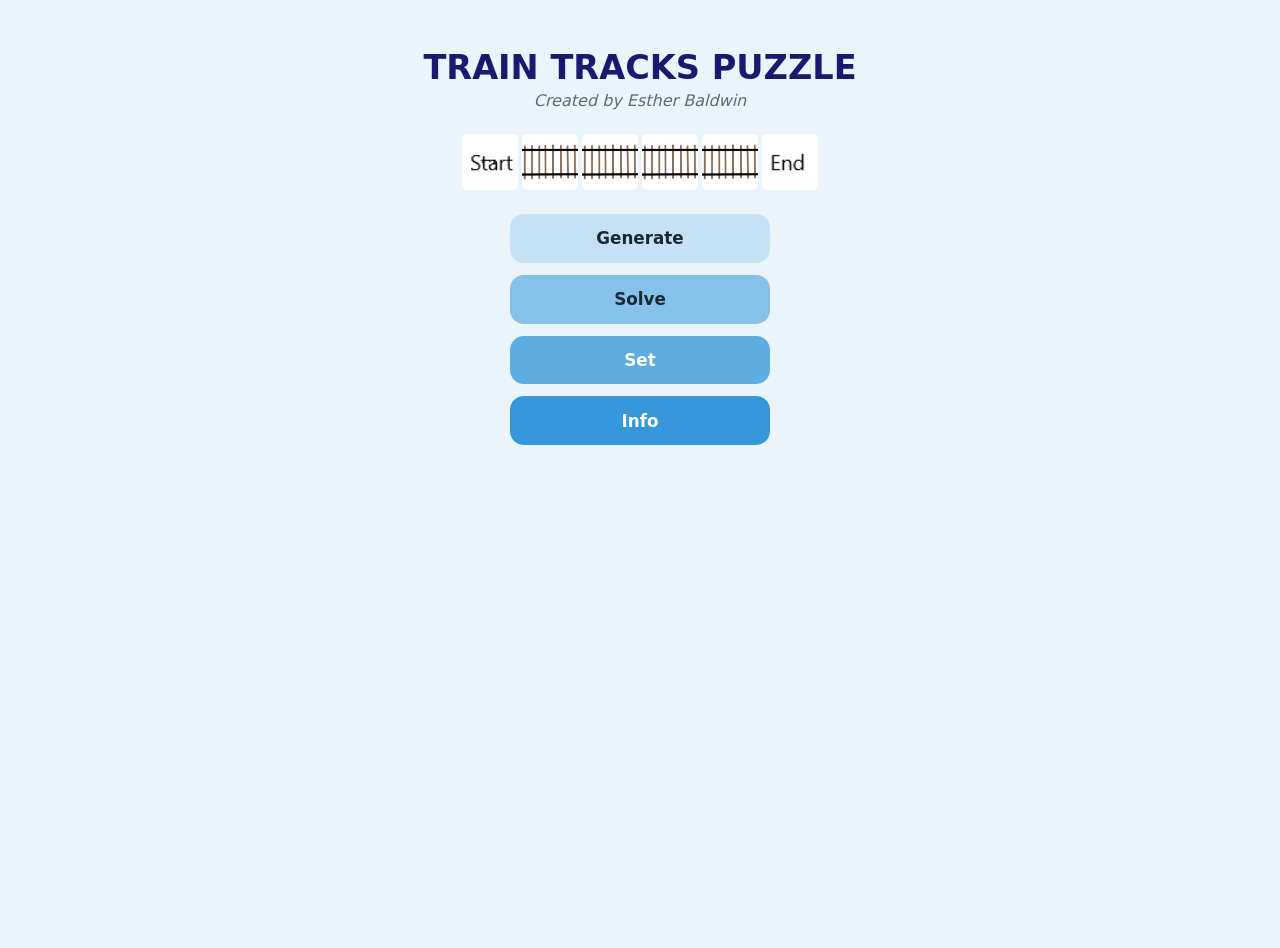
<file: web/index.html>
<!doctype html>
<html lang="en">
<head>
  <meta charset="utf-8" />
  <meta name="viewport" content="width=device-width, initial-scale=1" />
  <title>Train Tracks Puzzle</title>
  <link rel="icon" href="data:," />
  <link rel="stylesheet" href="style.css" />
</head>
<body>
  <div class="menu-hero">
    <h1>TRAIN TRACKS PUZZLE</h1>
    <p class="subtitle">Created by Esther Baldwin</p>

    <div class="track-strip">
      <img src="assets/start.png" alt="" />
      <img src="assets/horizontal.png" alt="" />
      <img src="assets/horizontal.png" alt="" />
      <img src="assets/horizontal.png" alt="" />
      <img src="assets/horizontal.png" alt="" />
      <img src="assets/end.png" alt="" />
    </div>

    <nav class="menu-nav">
      <a class="nav-generate" href="generate.html">Generate</a>
      <a class="nav-solve" href="solve.html">Solve</a>
      <a class="nav-set" href="set.html">Set</a>
      <a class="nav-info" href="info.html">Info</a>
    </nav>
  </div>
</body>
</html>
</file>
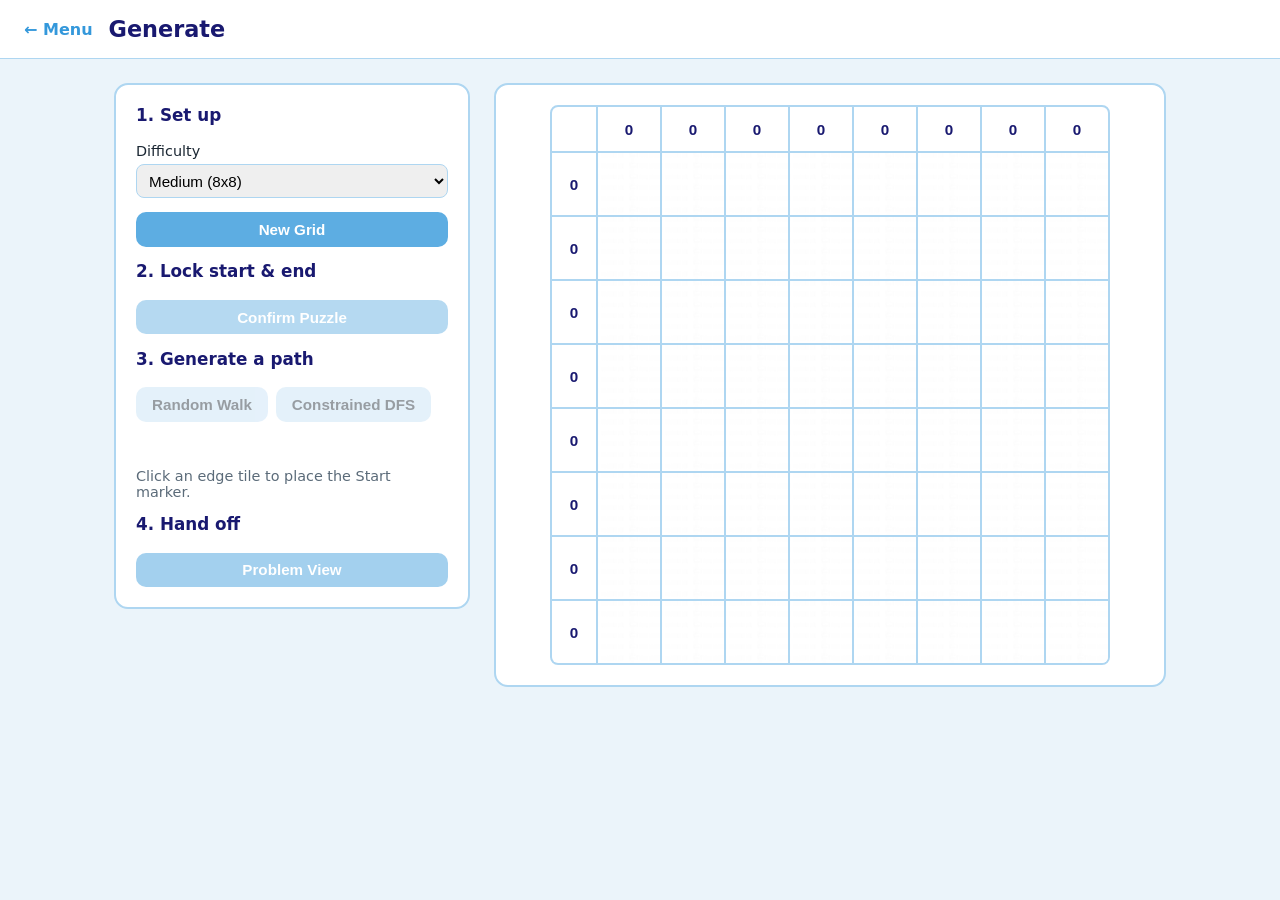
<file: web/generate.html>
<!doctype html>
<html lang="en">
<head>
  <meta charset="utf-8" />
  <meta name="viewport" content="width=device-width, initial-scale=1" />
  <title>Generate - Train Tracks Puzzle</title>
  <link rel="icon" href="data:," />
  <link rel="stylesheet" href="style.css" />
</head>
<body>
  <header class="page-header">
    <a class="back-link" href="index.html">&larr; Menu</a>
    <h1>Generate</h1>
  </header>

  <main>
    <section class="controls card">
      <h2>1. Set up</h2>
      <div class="field">
        <label for="difficulty">Difficulty</label>
        <select id="difficulty">
          <option value="6">Easy (6x6)</option>
          <option value="8" selected>Medium (8x8)</option>
          <option value="10">Hard (10x10)</option>
        </select>
      </div>
      <button id="newGridBtn" class="btn btn-primary">New Grid</button>

      <h2>2. Lock start &amp; end</h2>
      <button id="confirmBtn" class="btn btn-primary" disabled>Confirm Puzzle</button>

      <h2>3. Generate a path</h2>
      <div class="btn-row">
        <button id="randomWalkBtn" class="btn" disabled>Random Walk</button>
        <button id="dfsBtn" class="btn" disabled>Constrained DFS</button>
      </div>
      <div id="steps" class="status"></div>
      <div id="status" class="status"></div>

      <h2>4. Hand off</h2>
      <button id="problemViewBtn" class="btn btn-strong" disabled>Problem View</button>
    </section>

    <section class="grid-card card">
      <div id="grid"></div>
    </section>
  </main>

  <section id="problemViewSection" class="card" style="max-width:1100px;margin:0 auto 2rem;padding:1.5rem;" hidden>
    <h2 style="color:var(--title);margin-top:0;">Problem View</h2>
    <p class="status">Start, end and 2 track pieces are given. Fill in the rest so the row/column counts match, then check your answer.</p>
    <div class="btn-row" style="margin-bottom:1rem;">
      <button id="solveProblemBtn" class="btn btn-primary" disabled>Solve Problem</button>
      <button id="checkSolutionBtn" class="btn btn-strong" disabled>Check Solution</button>
    </div>
    <div id="pvStatus" class="status"></div>
    <div style="max-width:560px;margin-top:1rem;">
      <div id="problemGrid"></div>
    </div>
  </section>

  <script type="module" src="js/generate.js"></script>
</body>
</html>
</file>
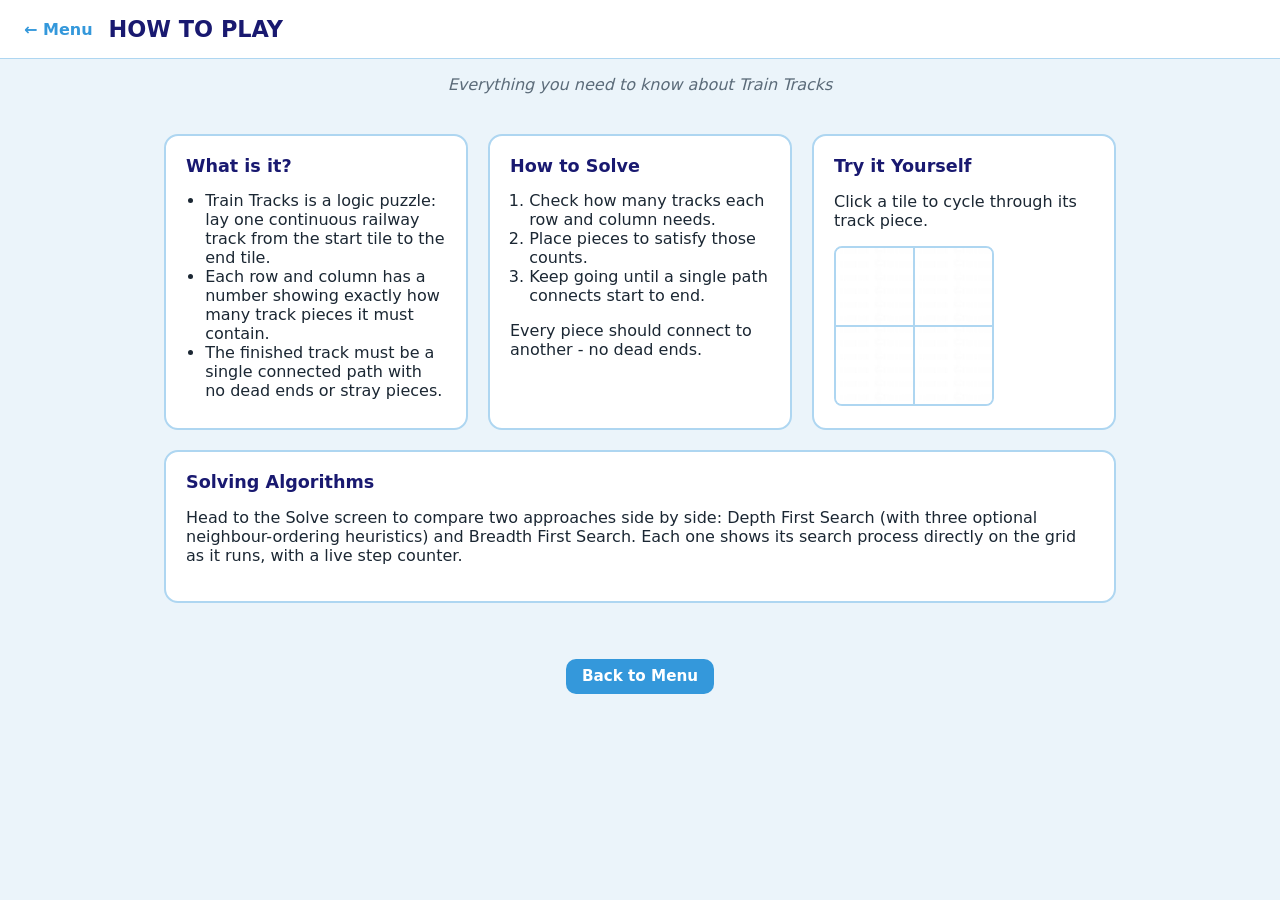
<file: web/info.html>
<!doctype html>
<html lang="en">
<head>
  <meta charset="utf-8" />
  <meta name="viewport" content="width=device-width, initial-scale=1" />
  <title>How to Play - Train Tracks Puzzle</title>
  <link rel="icon" href="data:," />
  <link rel="stylesheet" href="style.css" />
</head>
<body>
  <header class="page-header">
    <a class="back-link" href="index.html">&larr; Menu</a>
    <h1>HOW TO PLAY</h1>
  </header>
  <p style="text-align:center;color:var(--muted);font-style:italic;">Everything you need to know about Train Tracks</p>

  <div class="info-cards">
    <div class="card">
      <h2>What is it?</h2>
      <ul>
        <li>Train Tracks is a logic puzzle: lay one continuous railway track from the start tile to the end tile.</li>
        <li>Each row and column has a number showing exactly how many track pieces it must contain.</li>
        <li>The finished track must be a single connected path with no dead ends or stray pieces.</li>
      </ul>
    </div>

    <div class="card">
      <h2>How to Solve</h2>
      <ol>
        <li>Check how many tracks each row and column needs.</li>
        <li>Place pieces to satisfy those counts.</li>
        <li>Keep going until a single path connects start to end.</li>
      </ol>
      <p>Every piece should connect to another - no dead ends.</p>
    </div>

    <div class="card">
      <h2>Try it Yourself</h2>
      <p>Click a tile to cycle through its track piece.</p>
      <div id="demoGrid" class="demo-grid"></div>
    </div>

    <div class="card full">
      <h2>Solving Algorithms</h2>
      <p>Head to the Solve screen to compare two approaches side by side: Depth First Search (with three optional neighbour-ordering heuristics) and Breadth First Search. Each one shows its search process directly on the grid as it runs, with a live step counter.</p>
    </div>
  </div>

  <p style="text-align:center;margin:2rem 0;">
    <a class="btn btn-strong" href="index.html" style="text-decoration:none;display:inline-block;">Back to Menu</a>
  </p>

  <script type="module" src="js/info.js"></script>
</body>
</html>
</file>
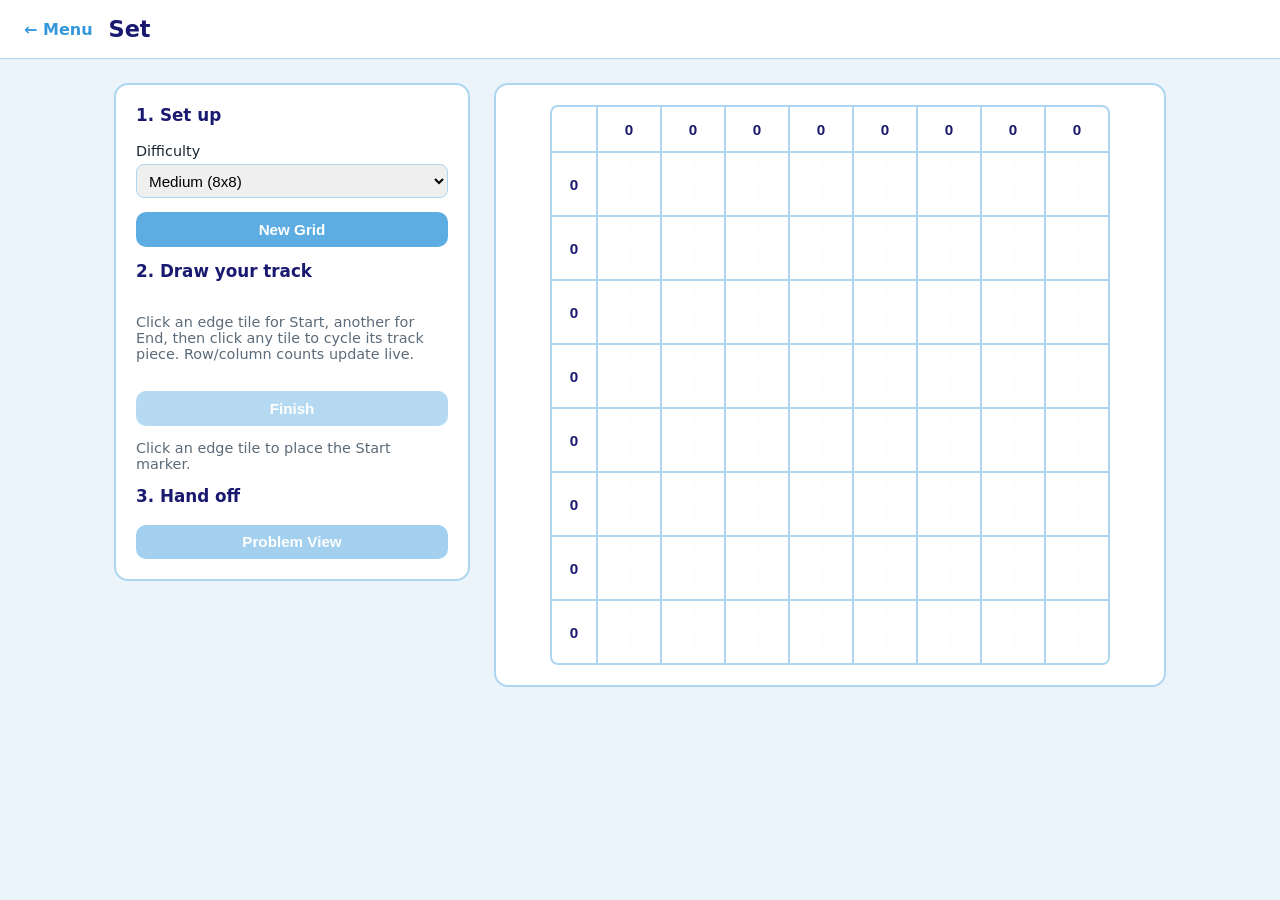
<file: web/set.html>
<!doctype html>
<html lang="en">
<head>
  <meta charset="utf-8" />
  <meta name="viewport" content="width=device-width, initial-scale=1" />
  <title>Set - Train Tracks Puzzle</title>
  <link rel="icon" href="data:," />
  <link rel="stylesheet" href="style.css" />
</head>
<body>
  <header class="page-header">
    <a class="back-link" href="index.html">&larr; Menu</a>
    <h1>Set</h1>
  </header>

  <main>
    <section class="controls card">
      <h2>1. Set up</h2>
      <div class="field">
        <label for="difficulty">Difficulty</label>
        <select id="difficulty">
          <option value="6">Easy (6x6)</option>
          <option value="8" selected>Medium (8x8)</option>
          <option value="10">Hard (10x10)</option>
        </select>
      </div>
      <button id="newGridBtn" class="btn btn-primary">New Grid</button>

      <h2>2. Draw your track</h2>
      <p class="status">Click an edge tile for Start, another for End, then click any tile to cycle its track piece. Row/column counts update live.</p>
      <button id="finishBtn" class="btn btn-primary" disabled>Finish</button>
      <div id="status" class="status"></div>

      <h2>3. Hand off</h2>
      <button id="problemViewBtn" class="btn btn-strong" disabled>Problem View</button>
    </section>

    <section class="grid-card card">
      <div id="grid"></div>
    </section>
  </main>

  <section id="problemViewSection" class="card" style="max-width:1100px;margin:0 auto 2rem;padding:1.5rem;" hidden>
    <h2 style="color:var(--title);margin-top:0;">Problem View</h2>
    <p class="status">Start, end and 2 track pieces are given. Fill in the rest so the row/column counts match, then check your answer.</p>
    <div class="btn-row" style="margin-bottom:1rem;">
      <button id="solveProblemBtn" class="btn btn-primary" disabled>Solve Problem</button>
      <button id="checkSolutionBtn" class="btn btn-strong" disabled>Check Solution</button>
    </div>
    <div id="pvStatus" class="status"></div>
    <div style="max-width:560px;margin-top:1rem;">
      <div id="problemGrid"></div>
    </div>
  </section>

  <script type="module" src="js/set.js"></script>
</body>
</html>
</file>
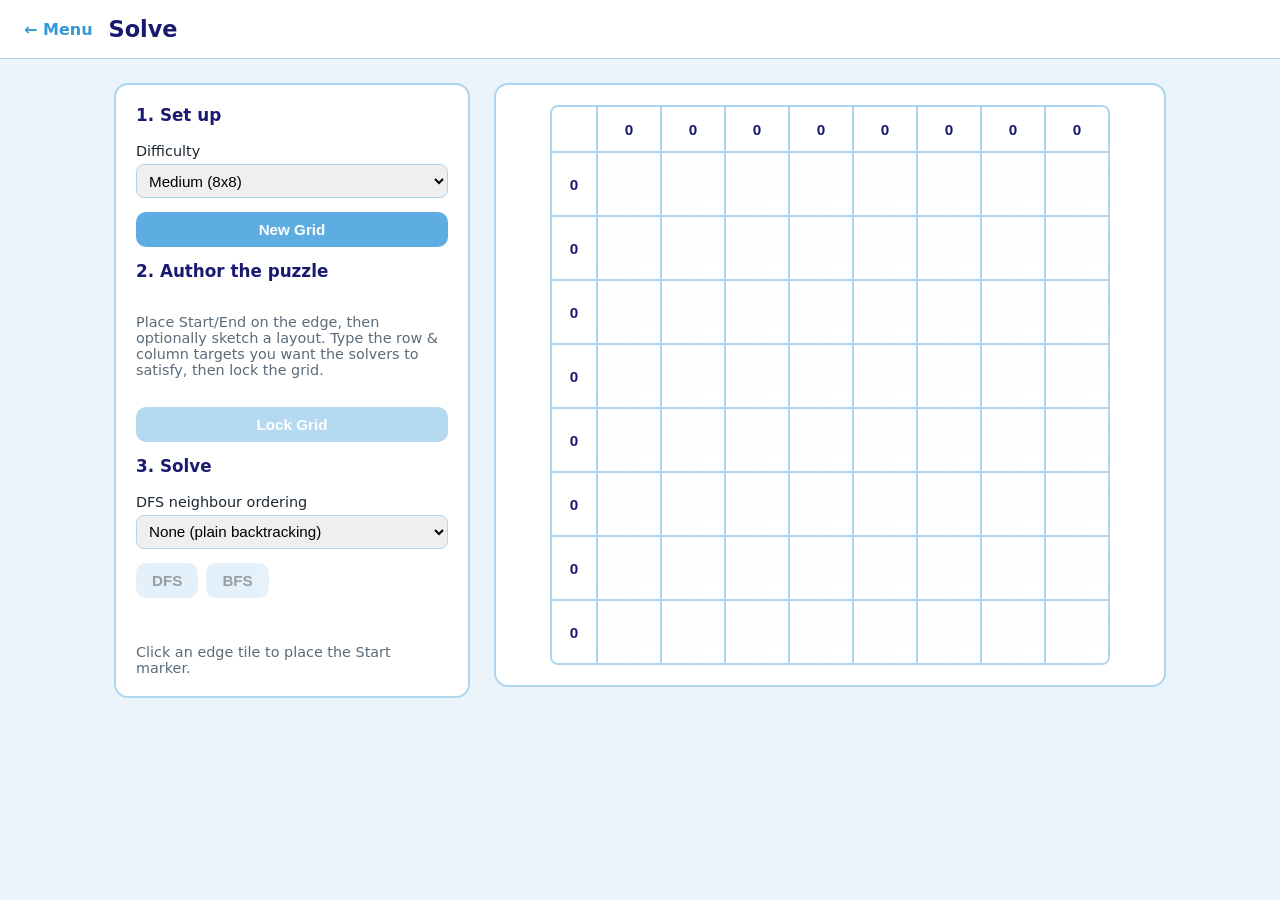
<file: web/solve.html>
<!doctype html>
<html lang="en">
<head>
  <meta charset="utf-8" />
  <meta name="viewport" content="width=device-width, initial-scale=1" />
  <title>Solve - Train Tracks Puzzle</title>
  <link rel="icon" href="data:," />
  <link rel="stylesheet" href="style.css" />
</head>
<body>
  <header class="page-header">
    <a class="back-link" href="index.html">&larr; Menu</a>
    <h1>Solve</h1>
  </header>

  <main>
    <section class="controls card">
      <h2>1. Set up</h2>
      <div class="field">
        <label for="difficulty">Difficulty</label>
        <select id="difficulty">
          <option value="6">Easy (6x6)</option>
          <option value="8" selected>Medium (8x8)</option>
          <option value="10">Hard (10x10)</option>
        </select>
      </div>
      <button id="newGridBtn" class="btn btn-primary">New Grid</button>

      <h2>2. Author the puzzle</h2>
      <p class="status">Place Start/End on the edge, then optionally sketch a layout. Type the row &amp; column targets you want the solvers to satisfy, then lock the grid.</p>
      <button id="lockBtn" class="btn btn-primary" disabled>Lock Grid</button>

      <h2>3. Solve</h2>
      <div class="field">
        <label for="heuristic">DFS neighbour ordering</label>
        <select id="heuristic">
          <option value="none">None (plain backtracking)</option>
          <option value="distance">Distance to end</option>
          <option value="rowcol">Row &amp; column slack</option>
          <option value="combo">Combined</option>
        </select>
      </div>
      <div class="btn-row">
        <button id="dfsBtn" class="btn" disabled>DFS</button>
        <button id="bfsBtn" class="btn" disabled>BFS</button>
      </div>
      <div id="steps" class="status"></div>
      <div id="status" class="status"></div>
    </section>

    <section class="grid-card card">
      <div id="grid"></div>
    </section>
  </main>

  <script type="module" src="js/solve.js"></script>
</body>
</html>
</file>
<file: web/style.css>
/* Palette lifted from UiTheme.cs / Menu.cs's button shades */
:root {
  --bg: #ebf4fa;
  --title: #191970;
  --border: #aed6f1;
  --blue1: #c5e1f5;
  --blue2: #85c1e9;
  --blue3: #5dade2;
  --blue4: #3498db;
  --text: #1b2733;
  --muted: #5b6b79;
  --good: #2e7d32;
  --bad: #c0392b;
  --header-w: 44px;
}

* {
  box-sizing: border-box;
}

body {
  margin: 0;
  min-height: 100vh;
  background: var(--bg);
  color: var(--text);
  font-family: 'Segoe UI', 'Franklin Gothic Book', system-ui, sans-serif;
}

a {
  color: inherit;
}

.page-header {
  display: flex;
  align-items: center;
  gap: 1rem;
  padding: 1rem 1.5rem;
  border-bottom: 1px solid var(--border);
  background: #fff;
}

.page-header h1 {
  margin: 0;
  font-size: 1.4rem;
  color: var(--title);
}

.back-link {
  text-decoration: none;
  color: var(--blue4);
  font-weight: 600;
  white-space: nowrap;
}

.back-link:hover {
  text-decoration: underline;
}

main {
  max-width: 1100px;
  margin: 0 auto;
  padding: 1.5rem;
  display: flex;
  flex-wrap: wrap;
  gap: 1.5rem;
  align-items: flex-start;
}

.card {
  background: #fff;
  border: 2px solid var(--border);
  border-radius: 14px;
  padding: 1.25rem;
}

.controls {
  flex: 1 1 260px;
  min-width: 240px;
  display: flex;
  flex-direction: column;
  gap: 0.9rem;
}

.controls h2 {
  margin: 0 0 0.25rem;
  font-size: 1.05rem;
  color: var(--title);
}

.field {
  display: flex;
  flex-direction: column;
  gap: 0.3rem;
  font-size: 0.9rem;
}

select,
.field input[type='text'] {
  padding: 0.4rem 0.5rem;
  border: 1px solid var(--border);
  border-radius: 8px;
  font-size: 0.95rem;
}

.btn {
  padding: 0.55rem 1rem;
  border-radius: 10px;
  border: none;
  background: var(--blue1);
  color: var(--text);
  font-weight: 600;
  cursor: pointer;
  font-size: 0.95rem;
  text-align: center;
}

.btn:hover:not(:disabled) {
  filter: brightness(0.96);
}

.btn:disabled {
  opacity: 0.45;
  cursor: not-allowed;
}

.btn-primary {
  background: var(--blue3);
  color: #fff;
}

.btn-strong {
  background: var(--blue4);
  color: #fff;
}

.btn-row {
  display: flex;
  flex-wrap: wrap;
  gap: 0.5rem;
}

.status {
  font-size: 0.9rem;
  color: var(--muted);
  min-height: 1.2em;
}

.status.good {
  color: var(--good);
  font-weight: 600;
}

.status.bad {
  color: var(--bad);
  font-weight: 600;
}

.grid-card {
  flex: 2 1 480px;
  display: flex;
  flex-direction: column;
  align-items: center;
  gap: 0.75rem;
}

.tt-grid {
  display: grid;
  gap: 2px;
  width: min(560px, 100%);
  aspect-ratio: 1 / 1;
  background: var(--border);
  border: 2px solid var(--border);
  border-radius: 8px;
  overflow: hidden;
}

.tt-corner {
  background: #fff;
}

.tt-header {
  border: none;
  background: #fff;
  text-align: center;
  font-weight: 700;
  color: var(--title);
  width: 100%;
  height: 100%;
  padding: 0;
  font-size: clamp(0.6rem, 2vw, 0.95rem);
}

.tt-cell {
  padding: 0;
  border: none;
  background-color: #fff;
  background-repeat: no-repeat;
  background-position: center;
  background-size: 100% 100%;
  cursor: pointer;
}

.tt-cell:disabled {
  cursor: default;
}

.tt-cell.hl-current {
  outline: 3px solid #f4d03f;
  outline-offset: -3px;
}

.tt-cell.hl-visited {
  outline: 3px solid #aed6f1;
  outline-offset: -3px;
}

.tt-cell.hl-success {
  outline: 3px solid #2ecc71;
  outline-offset: -3px;
}

.tt-cell.hl-locked {
  outline: 3px solid #5dade2;
  outline-offset: -3px;
}

.tt-cell.hl-given {
  outline: 3px solid #85c1e9;
  outline-offset: -3px;
}

/* Menu page */
.menu-hero {
  max-width: 760px;
  margin: 3rem auto;
  padding: 0 1.5rem;
  text-align: center;
}

.menu-hero h1 {
  color: var(--title);
  font-size: 2.1rem;
  margin-bottom: 0.25rem;
}

.menu-hero .subtitle {
  font-style: italic;
  color: var(--muted);
  margin-top: 0;
}

.track-strip {
  display: flex;
  justify-content: center;
  gap: 0.25rem;
  margin: 1.5rem 0;
}

.track-strip img {
  width: 56px;
  height: 56px;
  object-fit: contain;
  background: #fff;
  border-radius: 6px;
}

.menu-nav {
  display: flex;
  flex-direction: column;
  gap: 0.75rem;
  align-items: center;
  margin-top: 1.5rem;
}

.menu-nav a {
  display: block;
  width: 260px;
  padding: 0.9rem 1rem;
  border-radius: 14px;
  text-decoration: none;
  font-weight: 700;
  font-size: 1.05rem;
  transition: filter 0.15s ease;
}

.menu-nav a:hover {
  filter: brightness(0.95);
}

.menu-nav a.nav-generate {
  background: var(--blue1);
  color: var(--text);
}

.menu-nav a.nav-solve {
  background: var(--blue2);
  color: var(--text);
}

.menu-nav a.nav-set {
  background: var(--blue3);
  color: #fff;
}

.menu-nav a.nav-info {
  background: var(--blue4);
  color: #fff;
}

/* Info page */
.info-cards {
  max-width: 1000px;
  margin: 0 auto;
  padding: 1.5rem;
  display: grid;
  grid-template-columns: repeat(auto-fit, minmax(280px, 1fr));
  gap: 1.25rem;
}

.info-cards .card.full {
  grid-column: 1 / -1;
}

.info-cards h2 {
  margin-top: 0;
  color: var(--title);
  font-size: 1.1rem;
}

.info-cards ol,
.info-cards ul {
  padding-left: 1.2rem;
  margin: 0.5rem 0;
}

.demo-grid {
  width: 160px;
  margin-top: 0.75rem;
  display: grid;
  grid-template-columns: repeat(2, 1fr);
  gap: 2px;
  background: var(--border);
  border: 2px solid var(--border);
  border-radius: 8px;
  overflow: hidden;
}

.demo-grid .tt-cell {
  aspect-ratio: 1 / 1;
}
</file>
